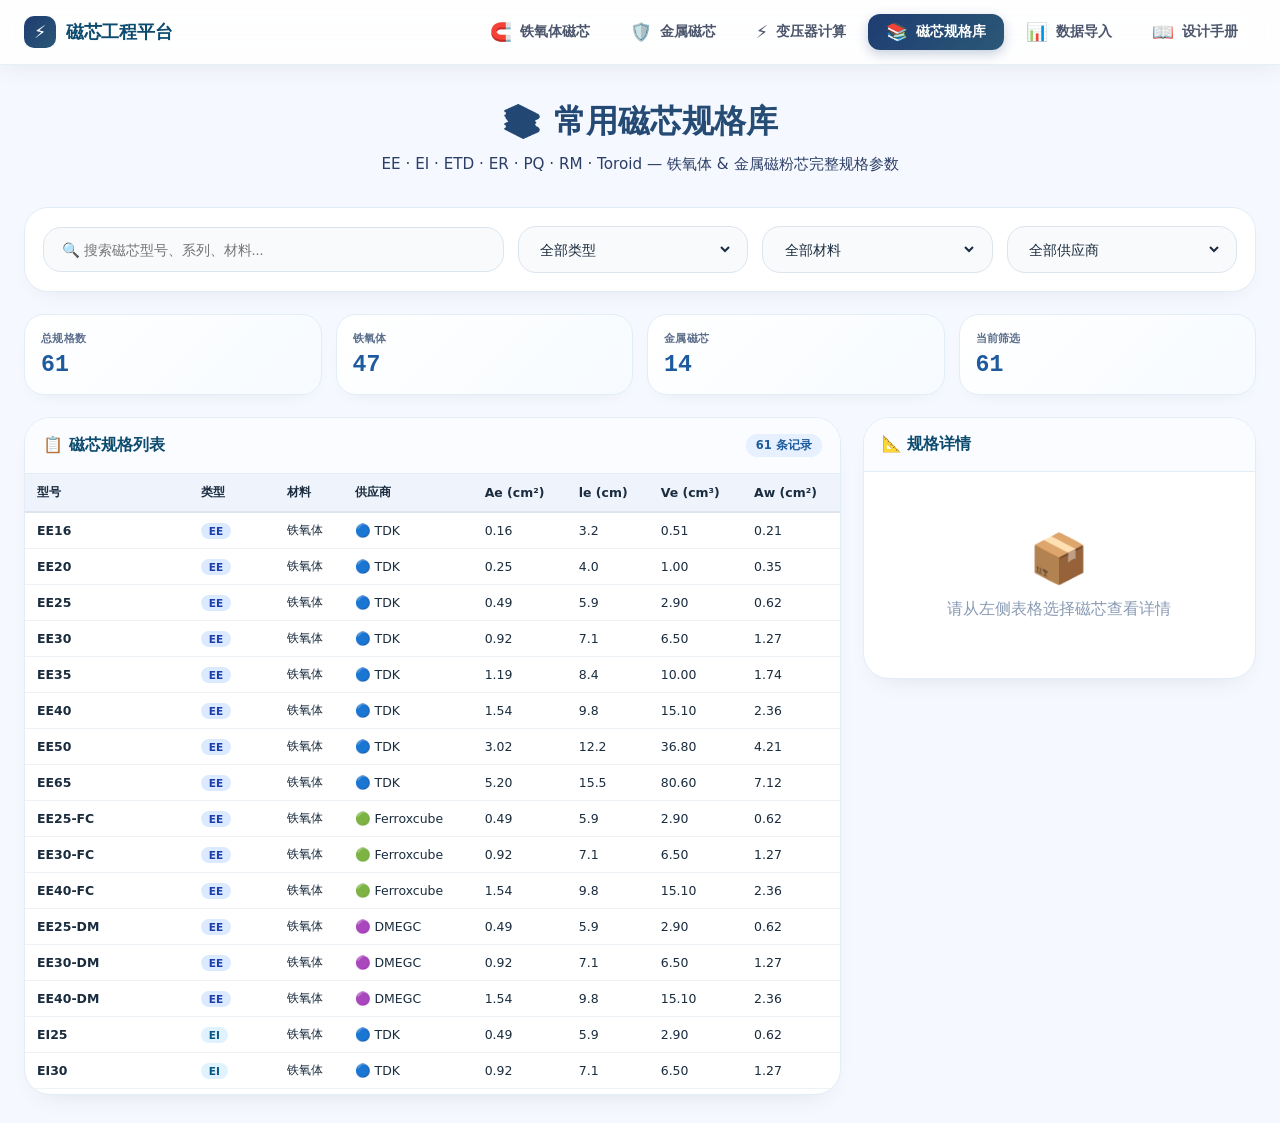
<file: index/CommonMagneticCoreSpecifications.html>
<!DOCTYPE html>
<html lang="zh-CN">
<head>
    <meta charset="UTF-8">
    <meta name="viewport" content="width=device-width, initial-scale=1.0, user-scalable=yes">
    <link rel="stylesheet" href="../image/logo.png">
    <title>常用磁芯规格库 | EE · PQ · ETD · RM · 铁氧体 · 金属磁芯</title>
    <!-- 外部样式表 -->
    <link rel="stylesheet" href="../styles/index.css">
    <link rel="stylesheet" href="../styles/core-specs.css">
</head>
<body class="has-nav">
<!-- 高级导航栏 -->
<nav class="navbar">
    <div class="navbar-inner">
        <a href="#" class="navbar-brand">
            <div class="navbar-brand-icon">⚡</div>
            <span>磁芯工程平台</span>
        </a>
        <ul class="navbar-links">
            <li><a href="index.html" class="nav-link"><span class="nav-icon">🧲</span> 铁氧体磁芯</a></li>
            <li><a href="CalculationMetalMagneticCore.html" class="nav-link"><span class="nav-icon">🛡️</span> 金属磁芯</a></li>
            <li><a href="TransformerCalculation.html" class="nav-link"><span class="nav-icon">⚡</span> 变压器计算</a></li>
            <li><a href="CommonMagneticCoreSpecifications.html" class="nav-link active"><span class="nav-icon">📚</span> 磁芯规格库</a></li>
            <li><a href="DataImport.html" class="nav-link"><span class="nav-icon">📊</span> 数据导入</a></li>
            <li><a href="TransformerHandbook.html" class="nav-link"><span class="nav-icon">📖</span> 设计手册</a></li>
        </ul>
    </div>
</nav>
<div class="container">
    <div class="hero">
        <h1>📚 常用磁芯规格库</h1>
        <p>EE · EI · ETD · ER · PQ · RM · Toroid — 铁氧体 & 金属磁粉芯完整规格参数</p>
    </div>

    <!-- 搜索与筛选工具栏 -->
    <div class="spec-toolbar">
        <div class="spec-toolbar-row">
            <div class="spec-search">
                <div class="spec-input">
                    <input type="text" id="specSearch" placeholder="🔍 搜索磁芯型号、系列、材料...">
                </div>
            </div>
            <div class="spec-filter">
                <div class="spec-input">
                    <select id="specTypeFilter">
                        <option value="all">全部类型</option>
                        <option value="EE">EE 型</option>
                        <option value="EI">EI 型</option>
                        <option value="ETD">ETD 型</option>
                        <option value="ER">ER 型</option>
                        <option value="PQ">PQ 型</option>
                        <option value="RM">RM 型</option>
                        <option value="Toroid">Toroid (环形)</option>
                    </select>
                </div>
            </div>
            <div class="spec-filter">
                <div class="spec-input">
                    <select id="specMaterialFilter">
                        <option value="all">全部材料</option>
                        <option value="ferrite">铁氧体 (MnZn/NiZn)</option>
                        <option value="iron">铁粉芯</option>
                        <option value="sendust">铁硅铝</option>
                        <option value="mpp">MPP</option>
                        <option value="hf">高磁通</option>
                    </select>
                </div>
            </div>
            <div class="spec-filter">
                <div class="spec-input">
                    <select id="specSupplierFilter">
                        <option value="all">全部供应商</option>
                    </select>
                </div>
            </div>
        </div>
    </div>

    <!-- 统计卡片 -->
    <div class="spec-stats">
        <div class="spec-stat-card">
            <div class="spec-stat-label">总规格数</div>
            <div class="spec-stat-value" id="statTotal">0</div>
        </div>
        <div class="spec-stat-card">
            <div class="spec-stat-label">铁氧体</div>
            <div class="spec-stat-value" id="statFerrite">0</div>
        </div>
        <div class="spec-stat-card">
            <div class="spec-stat-label">金属磁芯</div>
            <div class="spec-stat-value" id="statMetal">0</div>
        </div>
        <div class="spec-stat-card">
            <div class="spec-stat-label">当前筛选</div>
            <div class="spec-stat-value" id="statFiltered">0</div>
        </div>
    </div>

    <!-- 主内容区：表格 + 详情 -->
    <div class="spec-layout">
        <!-- 左侧：规格列表 -->
        <div class="spec-table-card">
            <div class="spec-table-header">
                <div class="spec-table-title">📋 磁芯规格列表</div>
                <div class="spec-count-badge" id="tableCountBadge">0 条记录</div>
            </div>
            <div class="spec-table-wrap">
                <table class="spec-table">
                    <thead>
                        <tr>
                            <th>型号</th>
                            <th>类型</th>
                            <th>材料</th>
                            <th>供应商</th>
                            <th>Ae (cm²)</th>
                            <th>le (cm)</th>
                            <th>Ve (cm³)</th>
                            <th>Aw (cm²)</th>
                        </tr>
                    </thead>
                    <tbody id="specTableBody">
                        <!-- 动态填充 -->
                    </tbody>
                </table>
            </div>
        </div>

        <!-- 右侧：详情面板 -->
        <div class="spec-detail-card">
            <div class="spec-detail-header">
                <div class="spec-detail-title">📐 规格详情</div>
            </div>
            <div class="spec-detail-body" id="specDetailBody">
                <div style="text-align: center; padding: 40px 20px; color: #8a9bb5;">
                    <div style="font-size: 3rem; margin-bottom: 12px;">📦</div>
                    <div>请从左侧表格选择磁芯查看详情</div>
                </div>
            </div>
        </div>
    </div>
</div>

<script src="../JavaScript/core-specs.js"></script>
</body>
</html>
</file>
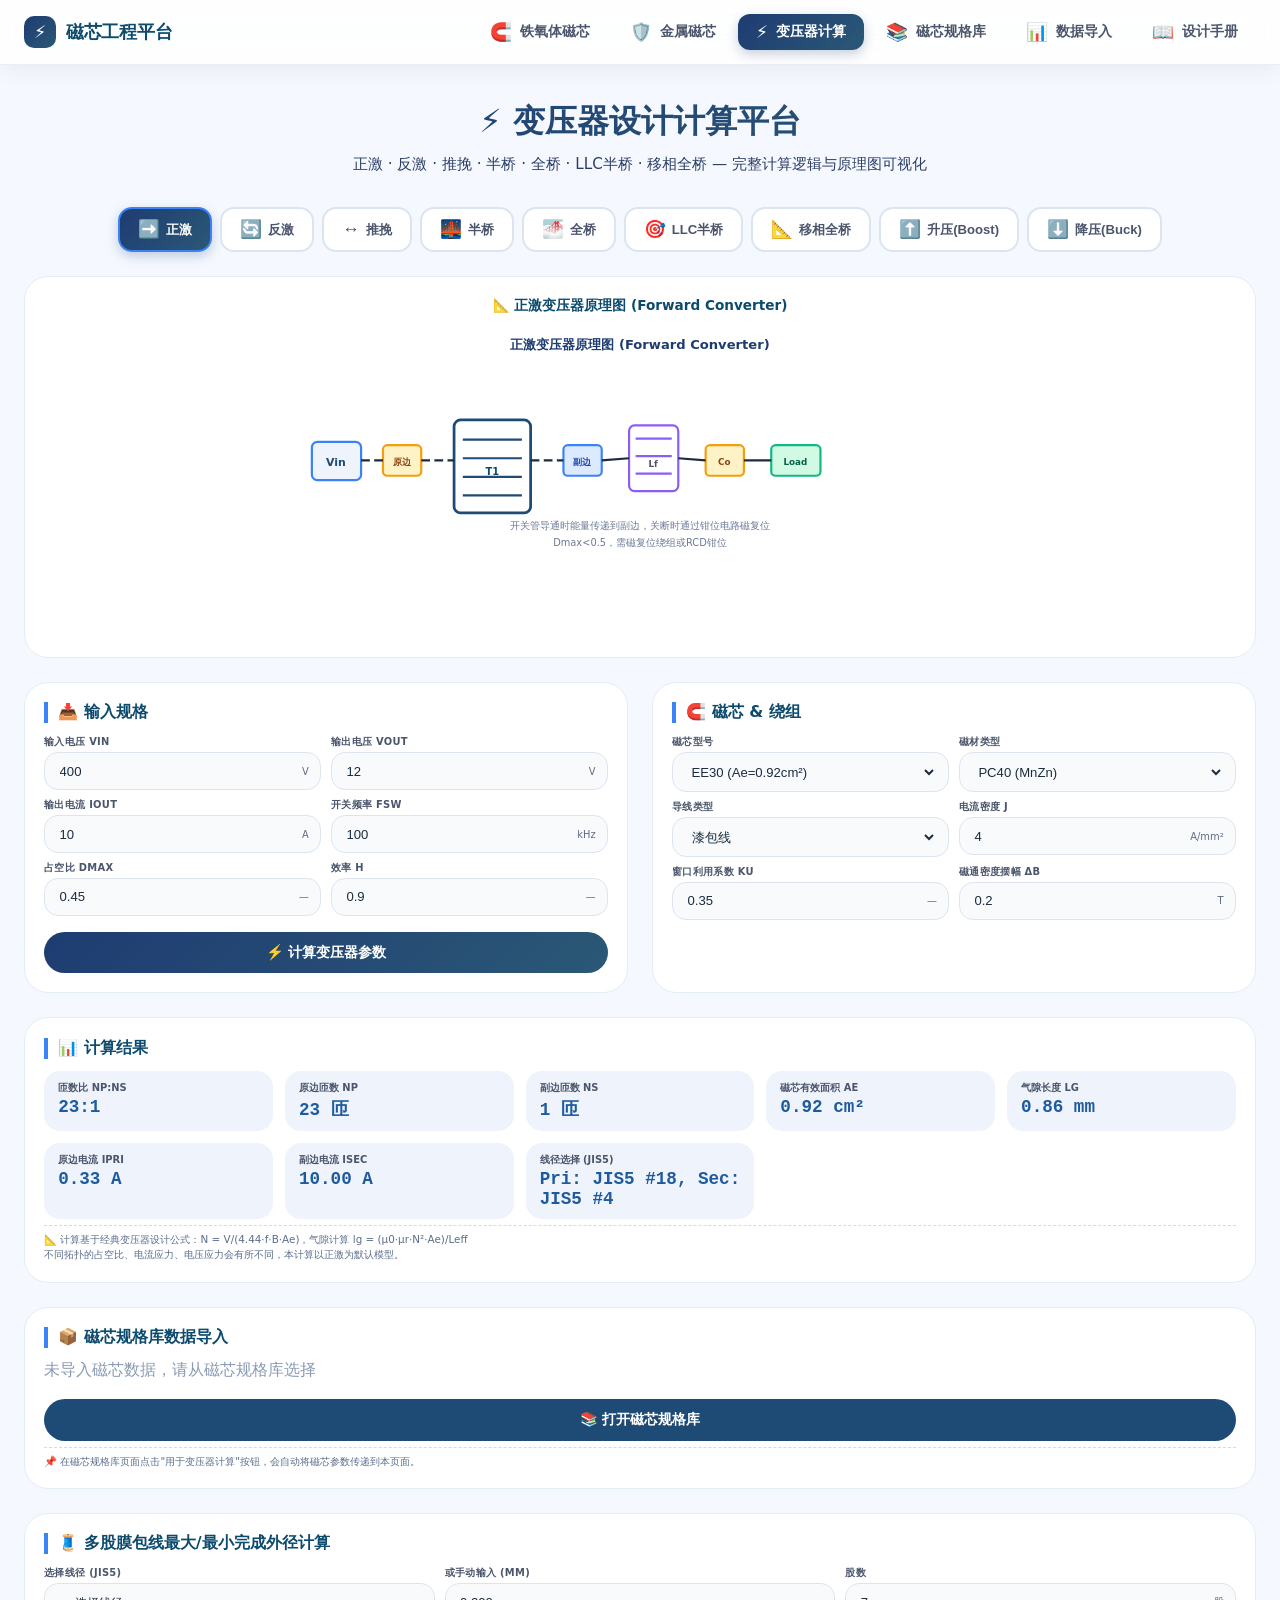
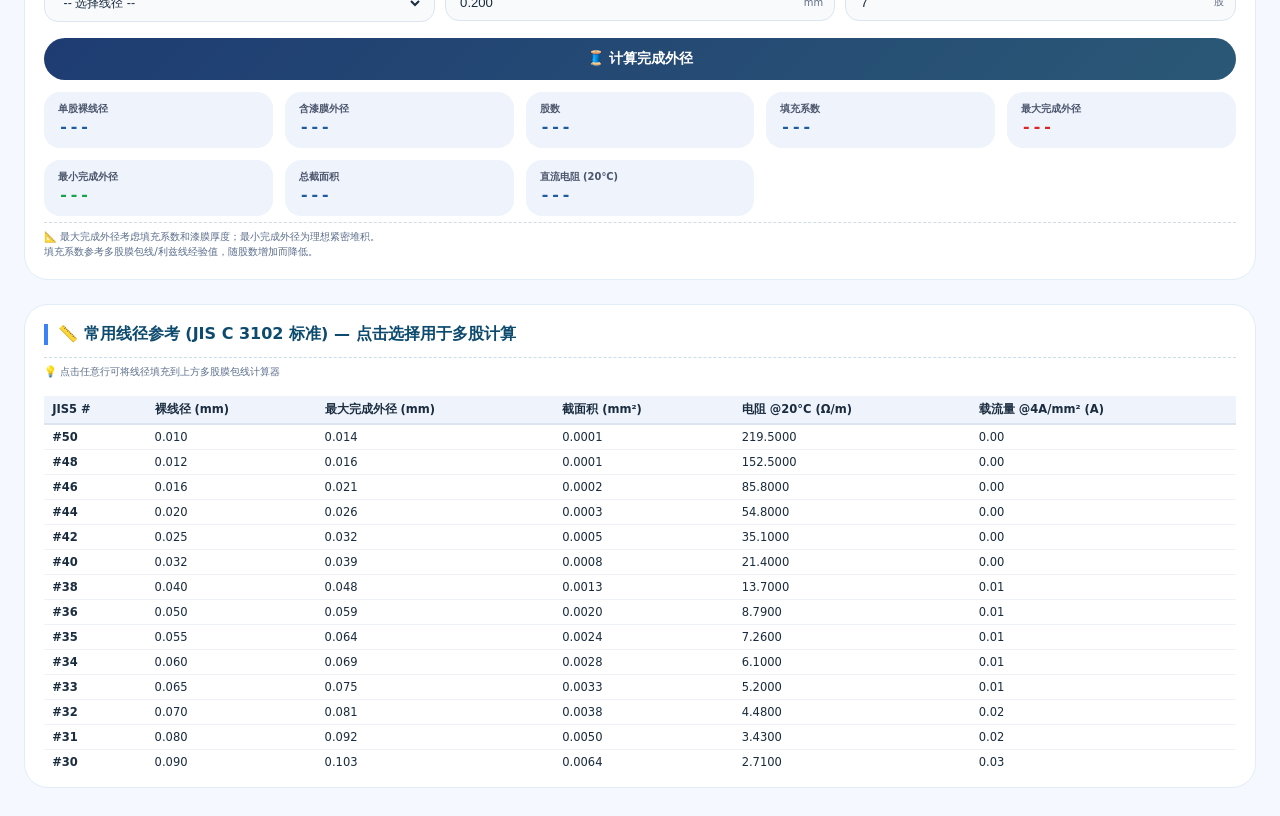
<file: index/TransformerCalculation.html>
<!DOCTYPE html>
<html lang="zh-CN">
<head>
    <meta charset="UTF-8">
    <meta name="viewport" content="width=device-width, initial-scale=1.0, user-scalable=yes">
     <link rel="stylesheet" href="../image/logo.png">
    <title>变压器设计计算平台 | 正激·反激·推挽·半桥·全桥·LLC·移相全桥</title>
    <!-- 外部样式表 -->
    <link rel="stylesheet" href="../styles/index.css">
    <link rel="stylesheet" href="../styles/transformer.css">
</head>
<body class="has-nav">
<!-- 高级导航栏 -->
<nav class="navbar">
    <div class="navbar-inner">
        <a href="#" class="navbar-brand">
            <div class="navbar-brand-icon">⚡</div>
            <span>磁芯工程平台</span>
        </a>
        <ul class="navbar-links">
            <li><a href="index.html" class="nav-link"><span class="nav-icon">🧲</span> 铁氧体磁芯</a></li>
            <li><a href="CalculationMetalMagneticCore.html" class="nav-link"><span class="nav-icon">🛡️</span> 金属磁芯</a></li>
            <li><a href="TransformerCalculation.html" class="nav-link active"><span class="nav-icon">⚡</span> 变压器计算</a></li>
            <li><a href="CommonMagneticCoreSpecifications.html" class="nav-link"><span class="nav-icon">📚</span> 磁芯规格库</a></li>
            <li><a href="DataImport.html" class="nav-link"><span class="nav-icon">📊</span> 数据导入</a></li>
            <li><a href="TransformerHandbook.html" class="nav-link"><span class="nav-icon">📖</span> 设计手册</a></li>
        </ul>
    </div>
</nav>
<div class="container">
    <div class="hero">
        <h1>⚡ 变压器设计计算平台</h1>
        <p>正激 · 反激 · 推挽 · 半桥 · 全桥 · LLC半桥 · 移相全桥 — 完整计算逻辑与原理图可视化</p>
    </div>

    <!-- 拓扑选择器 -->
    <div class="topo-selector">
        <button class="topo-btn active" data-topo="forward"><span class="topo-icon">➡️</span> 正激</button>
        <button class="topo-btn" data-topo="flyback"><span class="topo-icon">🔄</span> 反激</button>
        <button class="topo-btn" data-topo="pushpull"><span class="topo-icon">↔️</span> 推挽</button>
        <button class="topo-btn" data-topo="halfbridge"><span class="topo-icon">🌉</span> 半桥</button>
        <button class="topo-btn" data-topo="fullbridge"><span class="topo-icon">🌁</span> 全桥</button>
        <button class="topo-btn" data-topo="llc"><span class="topo-icon">🎯</span> LLC半桥</button>
        <button class="topo-btn" data-topo="phasefull"><span class="topo-icon">📐</span> 移相全桥</button>
        <button class="topo-btn" data-topo="boost"><span class="topo-icon">⬆️</span> 升压(Boost)</button>
        <button class="topo-btn" data-topo="buck"><span class="topo-icon">⬇️</span> 降压(Buck)</button>
    </div>

    <!-- 原理图区域 -->
    <div class="schematic-area">
        <div class="schematic-title">📐 正激变压器原理图 (Forward Converter)</div>
        <div id="schematicContainer">
            <div style="padding:40px;color:#8a9bb5;text-align:center;">⚡ 等待加载原理图...</div>
        </div>
    </div>

    <!-- 输入参数 -->
    <div class="tf-grid">
        <!-- 左侧：输入规格 -->
        <div class="tf-card">
            <div class="tf-card-title">📥 输入规格</div>
            <div class="tf-row">
                <div class="tf-group">
                    <label>输入电压 Vin</label>
                    <div class="tf-input"><input type="number" id="tfVin" value="400" step="10"><span class="tf-unit">V</span></div>
                </div>
                <div class="tf-group">
                    <label>输出电压 Vout</label>
                    <div class="tf-input"><input type="number" id="tfVout" value="12" step="0.5"><span class="tf-unit">V</span></div>
                </div>
            </div>
            <div class="tf-row">
                <div class="tf-group">
                    <label>输出电流 Iout</label>
                    <div class="tf-input"><input type="number" id="tfIout" value="10" step="0.5"><span class="tf-unit">A</span></div>
                </div>
                <div class="tf-group">
                    <label>开关频率 fsw</label>
                    <div class="tf-input"><input type="number" id="tfFsw" value="100" step="5"><span class="tf-unit">kHz</span></div>
                </div>
            </div>
            <div class="tf-row">
                <div class="tf-group">
                    <label>占空比 Dmax</label>
                    <div class="tf-input"><input type="number" id="tfDmax" value="0.45" step="0.01"><span class="tf-unit">—</span></div>
                </div>
                <div class="tf-group">
                    <label>效率 η</label>
                    <div class="tf-input"><input type="number" id="tfEff" value="0.9" step="0.01"><span class="tf-unit">—</span></div>
                </div>
            </div>
            <button class="tf-btn-calc" id="tfCalcBtn">⚡ 计算变压器参数</button>
        </div>

        <!-- 右侧：磁芯选择 -->
        <div class="tf-card">
            <div class="tf-card-title">🧲 磁芯 & 绕组</div>
            <div class="tf-row">
                <div class="tf-group">
                    <label>磁芯型号</label>
                    <div class="tf-input">
                        <select id="tfCore">
                            <option value="EE25">EE25 (Ae=0.49cm²)</option>
                            <option value="EE30" selected>EE30 (Ae=0.92cm²)</option>
                            <option value="EE35">EE35 (Ae=1.19cm²)</option>
                            <option value="EE40">EE40 (Ae=1.54cm²)</option>
                            <option value="EE50">EE50 (Ae=3.02cm²)</option>
                            <option value="PQ35/35">PQ35/35 (Ae=1.56cm²)</option>
                            <option value="PQ40/40">PQ40/40 (Ae=2.30cm²)</option>
                        </select>
                    </div>
                </div>
                <div class="tf-group">
                    <label>磁材类型</label>
                    <div class="tf-input">
                        <select id="tfMaterial">
                            <option value="pc40">PC40 (MnZn)</option>
                            <option value="pc44">PC44</option>
                            <option value="lp3">LP3 (低损耗)</option>
                        </select>
                    </div>
                </div>
            </div>
            <div class="tf-row">
                <div class="tf-group">
                    <label>导线类型</label>
                    <div class="tf-input">
                        <select id="tfWireType">
                            <option value="enamel">漆包线</option>
                            <option value="litz">利兹线</option>
                            <option value="foil">铜箔</option>
                        </select>
                    </div>
                </div>
                <div class="tf-group">
                    <label>电流密度 J</label>
                    <div class="tf-input"><input type="number" id="tfJ" value="4" step="0.5"><span class="tf-unit">A/mm²</span></div>
                </div>
            </div>
            <div class="tf-row">
                <div class="tf-group">
                    <label>窗口利用系数 Ku</label>
                    <div class="tf-input"><input type="number" id="tfKu" value="0.35" step="0.05"><span class="tf-unit">—</span></div>
                </div>
                <div class="tf-group">
                    <label>磁通密度摆幅 ΔB</label>
                    <div class="tf-input"><input type="number" id="tfDeltaB" value="0.2" step="0.01"><span class="tf-unit">T</span></div>
                </div>
            </div>
        </div>
    </div>

    <!-- 计算结果 -->
    <div class="tf-card" style="margin-bottom: 24px;">
        <div class="tf-card-title">📊 计算结果</div>
        <div class="tf-result-grid">
            <div class="tf-result-item">
                <div class="tf-result-label">匝数比 Np:Ns</div>
                <div class="tf-result-value" id="resTurnsRatio">---</div>
            </div>
            <div class="tf-result-item">
                <div class="tf-result-label">原边匝数 Np</div>
                <div class="tf-result-value" id="resNp">---</div>
            </div>
            <div class="tf-result-item">
                <div class="tf-result-label">副边匝数 Ns</div>
                <div class="tf-result-value" id="resNs">---</div>
            </div>
            <div class="tf-result-item">
                <div class="tf-result-label">磁芯有效面积 Ae</div>
                <div class="tf-result-value" id="resAe">---</div>
            </div>
            <div class="tf-result-item">
                <div class="tf-result-label">气隙长度 lg</div>
                <div class="tf-result-value" id="resLg">---</div>
            </div>
            <div class="tf-result-item">
                <div class="tf-result-label">原边电流 Ipri</div>
                <div class="tf-result-value" id="resIp">---</div>
            </div>
            <div class="tf-result-item">
                <div class="tf-result-label">副边电流 Isec</div>
                <div class="tf-result-value" id="resIs">---</div>
            </div>
            <div class="tf-result-item">
                <div class="tf-result-label">线径选择 (JIS5)</div>
                <div class="tf-result-value" id="resAwg">---</div>
            </div>
        </div>
        <div class="tf-note">
            📐 计算基于经典变压器设计公式：N = V/(4.44·f·B·Ae)，气隙计算 lg = (μ0·μr·N²·Ae)/Leff<br>
            不同拓扑的占空比、电流应力、电压应力会有所不同，本计算以正激为默认模型。
        </div>
    </div>

    <!-- 磁芯数据导入区 -->
    <div class="tf-card" style="margin-bottom: 24px;">
        <div class="tf-card-title">📦 磁芯规格库数据导入</div>
        <div id="coreImportInfo">
            <span style="color:#8a9bb5;">未导入磁芯数据，请从磁芯规格库选择</span>
        </div>
        <div class="tf-actions" style="margin-top: 10px;">
            <button class="spec-btn spec-btn-secondary" onclick="window.location.href='CommonMagneticCoreSpecifications.html'">📚 打开磁芯规格库</button>
        </div>
        <div class="tf-note">
            📌 在磁芯规格库页面点击"用于变压器计算"按钮，会自动将磁芯参数传递到本页面。
        </div>
    </div>

    <!-- 多股膜包线计算 -->
    <div class="tf-card" style="margin-bottom: 24px;">
        <div class="tf-card-title">🧵 多股膜包线最大/最小完成外径计算</div>
        <div class="tf-row">
            <div class="tf-group">
                <label>选择线径 (JIS5)</label>
                <div class="tf-input">
                    <select id="litzWireSel" style="font-size:0.78rem;">
                        <option value="">-- 选择线径 --</option>
                    </select>
                </div>
            </div>
            <div class="tf-group">
                <label>或手动输入 (mm)</label>
                <div class="tf-input">
                    <input type="number" id="litzManualDia" value="0.200" step="0.005" min="0.01">
                    <span class="tf-unit">mm</span>
                </div>
            </div>
            <div class="tf-group">
                <label>股数</label>
                <div class="tf-input">
                    <input type="number" id="litzStrands" value="7" step="1" min="1" max="1000">
                    <span class="tf-unit">股</span>
                </div>
            </div>
        </div>
        <button class="tf-btn-calc" id="litzCalcBtn">🧵 计算完成外径</button>
        <div class="tf-result-grid">
            <div class="tf-result-item">
                <div class="tf-result-label">单股裸线径</div>
                <div class="tf-result-value" id="litzResDia">---</div>
            </div>
            <div class="tf-result-item">
                <div class="tf-result-label">含漆膜外径</div>
                <div class="tf-result-value" id="litzResMaxDia">---</div>
            </div>
            <div class="tf-result-item">
                <div class="tf-result-label">股数</div>
                <div class="tf-result-value" id="litzResStrands">---</div>
            </div>
            <div class="tf-result-item">
                <div class="tf-result-label">填充系数</div>
                <div class="tf-result-value" id="litzResFill">---</div>
            </div>
            <div class="tf-result-item">
                <div class="tf-result-label">最大完成外径</div>
                <div class="tf-result-value" style="color:#dc2626;" id="litzOuterMax">---</div>
            </div>
            <div class="tf-result-item">
                <div class="tf-result-label">最小完成外径</div>
                <div class="tf-result-value" style="color:#16a34a;" id="litzOuterMin">---</div>
            </div>
            <div class="tf-result-item">
                <div class="tf-result-label">总截面积</div>
                <div class="tf-result-value" id="litzResArea">---</div>
            </div>
            <div class="tf-result-item">
                <div class="tf-result-label">直流电阻 (20°C)</div>
                <div class="tf-result-value" id="litzResRes">---</div>
            </div>
        </div>
        <div class="tf-note">
            📐 最大完成外径考虑填充系数和漆膜厚度；最小完成外径为理想紧密堆积。<br>
            填充系数参考多股膜包线/利兹线经验值，随股数增加而降低。
        </div>
    </div>

    <!-- 线径参考表 (JIS5 标准) -->
    <div class="tf-card">
        <div class="tf-card-title">📏 常用线径参考 (JIS C 3102 标准) — 点击选择用于多股计算</div>
        <div class="tf-note" style="margin-bottom:8px;">💡 点击任意行可将线径填充到上方多股膜包线计算器</div>
        <div style="max-height:380px; overflow-y:auto;">
        <table class="tf-wire-table">
            <thead>
                <tr><th>JIS5 #</th><th>裸线径 (mm)</th><th>最大完成外径 (mm)</th><th>截面积 (mm²)</th><th>电阻 @20°C (Ω/m)</th><th>载流量 @4A/mm² (A)</th></tr>
            </thead>
            <tbody id="jis5TableBody">
                <!-- 由JS动态填充 -->
            </tbody>
        </table>
        </div>
    </div>
</div>

<script src="../JavaScript/transformer.js"></script>
</body>
</html>
</file>
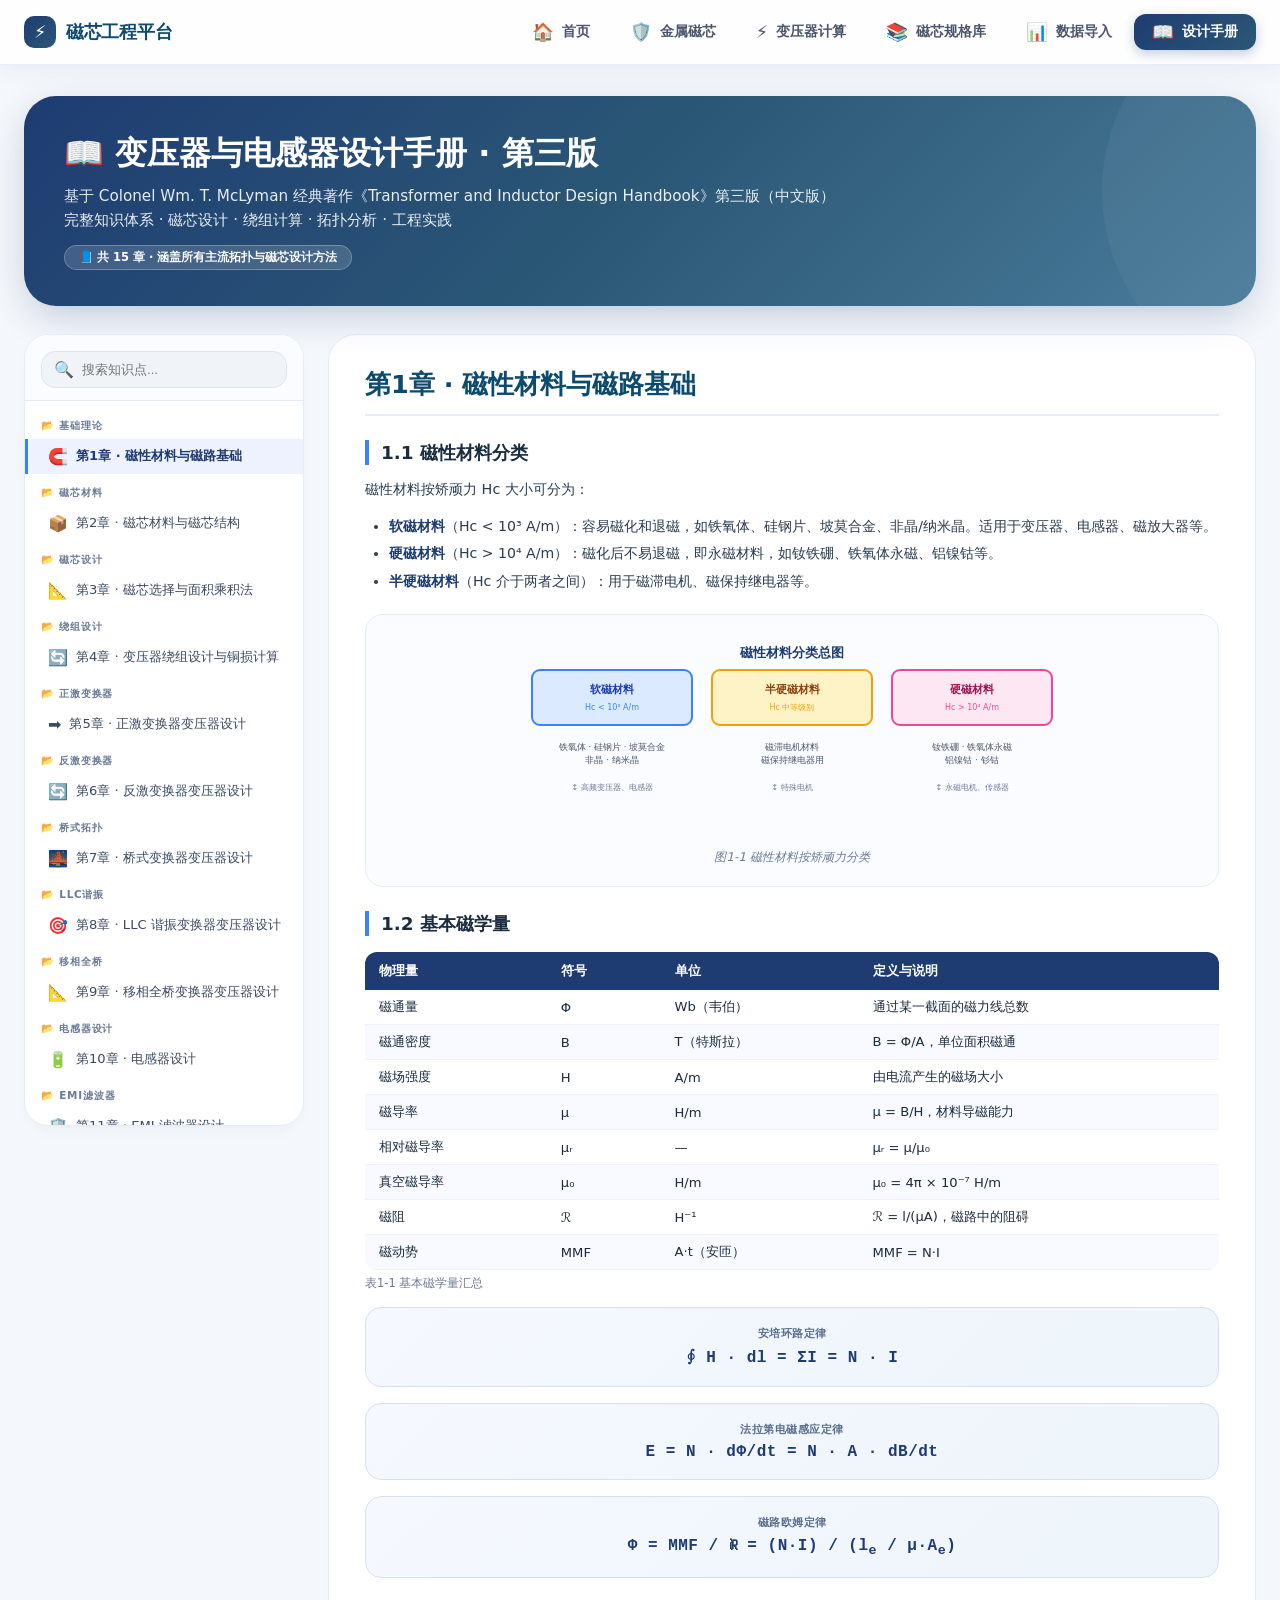
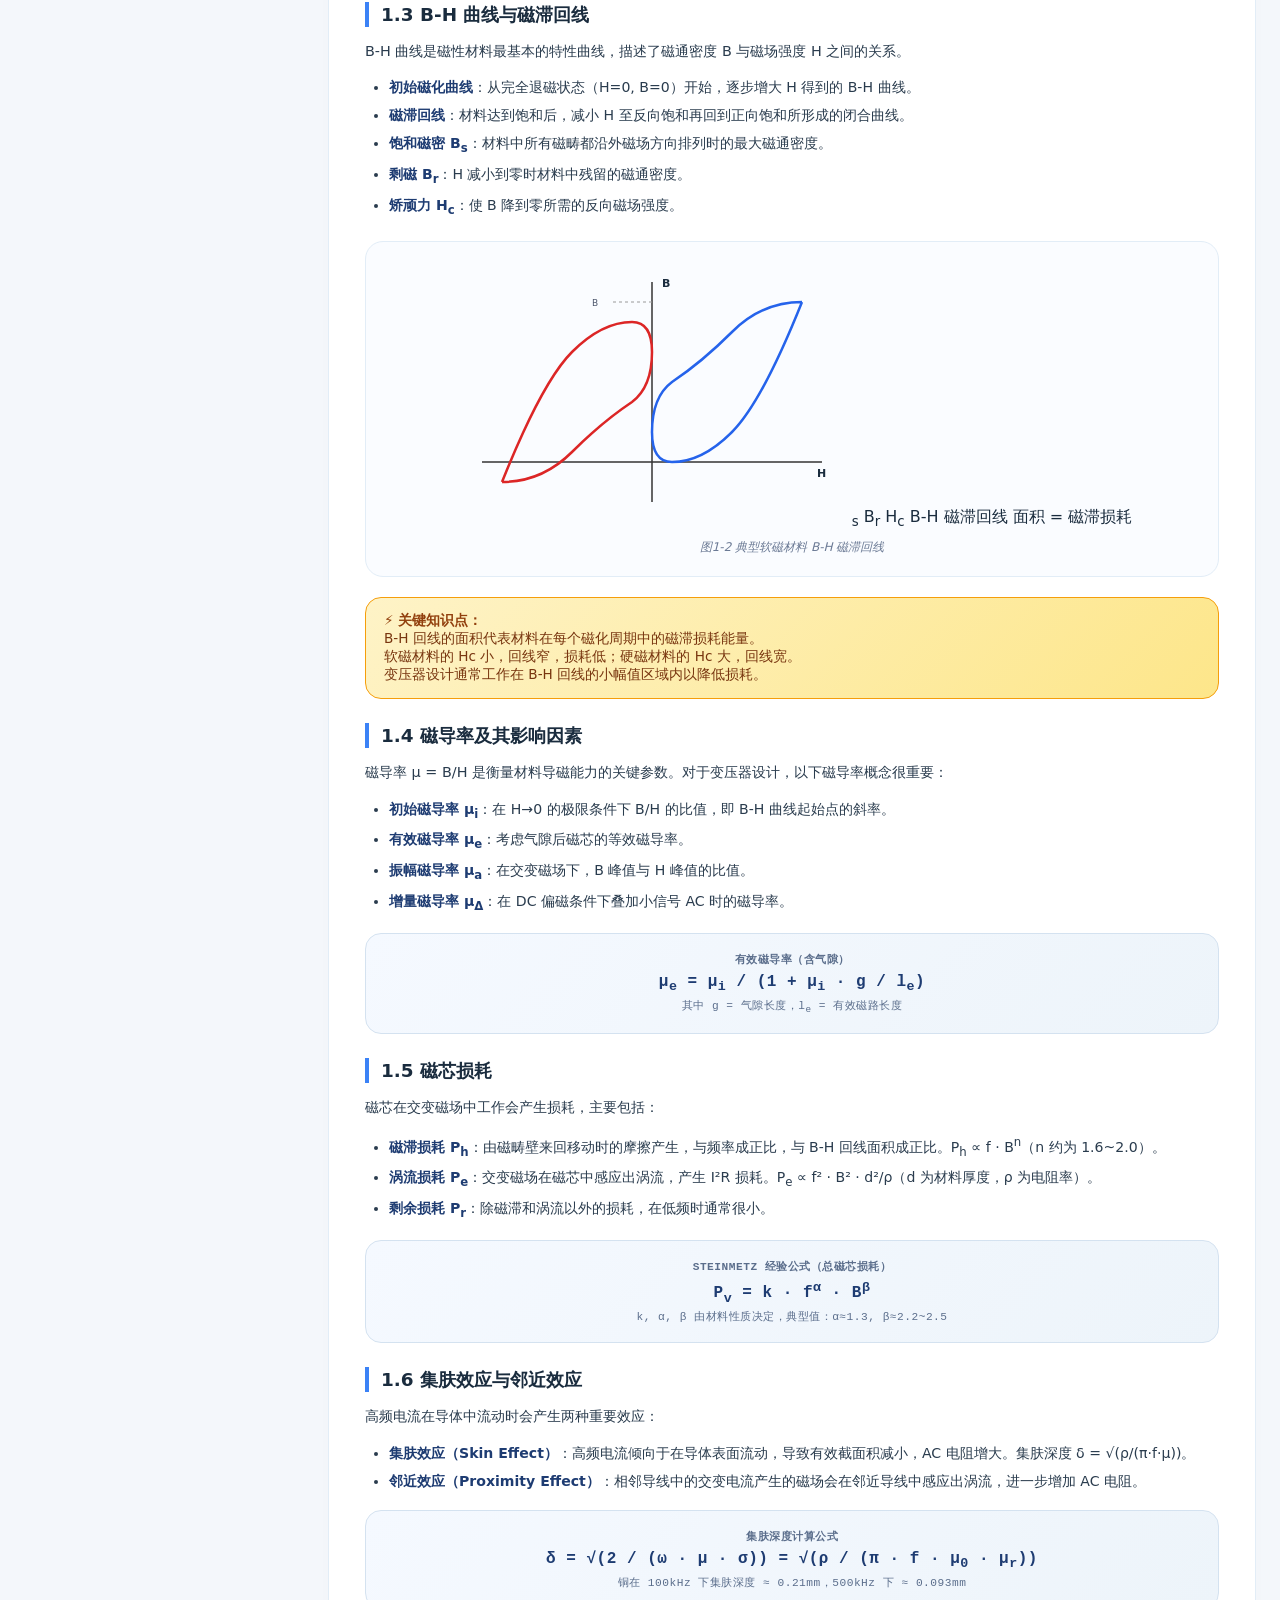
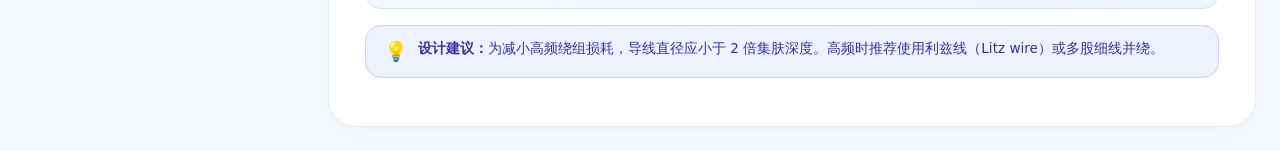
<file: index/TransformerHandbook.html>
<!DOCTYPE html>
<html lang="zh-CN">
<head>
    <meta charset="UTF-8">
    <meta name="viewport" content="width=device-width, initial-scale=1.0, user-scalable=yes">
     <link rel="stylesheet" href="../image/logo.png">
    <title>变压器与电感器设计手册-第三版 | 知识查询库</title>
    <!-- 外部样式表 -->
    <link rel="stylesheet" href="../styles/index.css">
    <link rel="stylesheet" href="../styles/transformer-handbook.css">
</head>
<body class="has-nav hb-body">
<!-- 高级导航栏 -->
<nav class="navbar">
    <div class="navbar-inner">
        <a href="#" class="navbar-brand">
            <div class="navbar-brand-icon">⚡</div>
            <span>磁芯工程平台</span>
        </a>
        <ul class="navbar-links">
            <li><a href="index.html" class="nav-link"><span class="nav-icon">🏠</span> 首页</a></li>
            <li><a href="CalculationMetalMagneticCore.html" class="nav-link"><span class="nav-icon">🛡️</span> 金属磁芯</a></li>
            <li><a href="TransformerCalculation.html" class="nav-link"><span class="nav-icon">⚡</span> 变压器计算</a></li>
            <li><a href="CommonMagneticCoreSpecifications.html" class="nav-link"><span class="nav-icon">📚</span> 磁芯规格库</a></li>
            <li><a href="DataImport.html" class="nav-link"><span class="nav-icon">📊</span> 数据导入</a></li>
            <li><a href="TransformerHandbook.html" class="nav-link active"><span class="nav-icon">📖</span> 设计手册</a></li>
        </ul>
    </div>
</nav>
<div class="hb-container">
    <!-- 页面头部 -->
    <div class="hb-hero">
        <h1>📖 变压器与电感器设计手册 · 第三版</h1>
        <p>基于 Colonel Wm. T. McLyman 经典著作《Transformer and Inductor Design Handbook》第三版（中文版）<br>
        完整知识体系 · 磁芯设计 · 绕组计算 · 拓扑分析 · 工程实践</p>
        <span class="hb-hero-badge">📘 共 15 章 · 涵盖所有主流拓扑与磁芯设计方法</span>
    </div>

    <!-- 主布局 -->
    <div class="hb-layout">
        <!-- 左侧导航 -->
        <nav class="hb-nav-panel" id="hbNavPanel">
            <div class="hb-nav-header">
                <div class="hb-nav-search">
                    <span>🔍</span>
                    <input type="text" id="hbSearch" placeholder="搜索知识点...">
                </div>
            </div>
            <div class="hb-nav-list" id="hbNavList">
                <!-- 由 JS 动态生成 -->
            </div>
        </nav>

        <!-- 右侧内容区 -->
        <main class="hb-content" id="hbContent">
            <!-- 由 JS 动态渲染 -->
            <div class="hb-article" id="hbArticle">
                <div style="text-align:center;padding:60px 20px;color:#8a9bb5;">
                    <div style="font-size:4rem;margin-bottom:16px;">📘</div>
                    <h2 style="border:none;font-size:1.3rem;">变压器与电感器设计手册</h2>
                    <p style="font-size:0.9rem;">从左侧导航选择章节开始阅读<br>或使用搜索功能查找特定知识点</p>
                </div>
            </div>
        </main>
    </div>
</div>

<script src="../JavaScript/transformer-handbook.js"></script>
</body>
</html>
</file>
<file: styles/index.css>
/* ============================================================
   铁氧体磁芯全面计算平台 - 样式表
   对应 index/铁氧体磁芯计算.html & index/金属磁芯计算.html
   ============================================================ */

/* ----- 全局重置 & 基础样式 ----- */
* {
    margin: 0;
    padding: 0;
    box-sizing: border-box;
}

body {
    background: #f5f9ff;
    font-family: 'Inter', system-ui, -apple-system, 'Segoe UI', Roboto, sans-serif;
    padding: 0;
    color: #1a2c3e;
}

body.has-nav {
    padding-top: 72px;
}

.container {
    max-width: 1500px;
    margin: 0 auto;
    padding: 28px 24px;
}

/* ============================================================
   高级导航栏
   ============================================================ */
.navbar {
    position: fixed;
    top: 0;
    left: 0;
    right: 0;
    z-index: 1000;
    background: rgba(255, 255, 255, 0.85);
    backdrop-filter: blur(16px);
    -webkit-backdrop-filter: blur(16px);
    border-bottom: 1px solid rgba(226, 237, 247, 0.8);
    box-shadow: 0 4px 24px rgba(0, 0, 0, 0.06);
    transition: box-shadow 0.3s;
}

.navbar:hover {
    box-shadow: 0 4px 32px rgba(0, 0, 0, 0.1);
}

.navbar-inner {
    max-width: 1500px;
    margin: 0 auto;
    padding: 0 24px;
    display: flex;
    align-items: center;
    justify-content: space-between;
    height: 64px;
}

.navbar-brand {
    display: flex;
    align-items: center;
    gap: 10px;
    font-size: 1.1rem;
    font-weight: 700;
    color: #0c4a6e;
    text-decoration: none;
    letter-spacing: -0.3px;
}

.navbar-brand-icon {
    width: 32px;
    height: 32px;
    background: linear-gradient(135deg, #1e3c72, #2b5876);
    border-radius: 10px;
    display: flex;
    align-items: center;
    justify-content: center;
    font-size: 1.1rem;
    color: white;
}

.navbar-links {
    display: flex;
    align-items: center;
    gap: 4px;
    list-style: none;
}

.navbar-links li {
    margin: 0;
}

.nav-link {
    display: flex;
    align-items: center;
    gap: 8px;
    padding: 8px 18px;
    border-radius: 12px;
    text-decoration: none;
    font-size: 0.85rem;
    font-weight: 600;
    color: #4b556b;
    transition: all 0.25s ease;
    position: relative;
}

.nav-link:hover {
    background: rgba(59, 130, 246, 0.08);
    color: #1e4a76;
}

.nav-link.active {
    background: linear-gradient(135deg, #1e3c72, #2b5876);
    color: white;
    box-shadow: 0 4px 12px rgba(30, 60, 114, 0.25);
}

.nav-link.active::after {
    display: none;
}

.nav-link .nav-icon {
    font-size: 1.1rem;
}

/* 导航栏响应式 */
@media (max-width: 640px) {
    .navbar-inner {
        padding: 0 16px;
        height: 56px;
    }
    .navbar-brand span {
        display: none;
    }
    .nav-link {
        padding: 6px 12px;
        font-size: 0.78rem;
    }
    body.has-nav {
        padding-top: 56px;
    }
}

/* ----- 头部 (Hero) ----- */
.hero {
    text-align: center;
    margin-bottom: 32px;
}
.hero h1 {
    font-size: 2rem;
    font-weight: 700;
    background: linear-gradient(135deg, #1e3c72, #2b5876);
    -webkit-background-clip: text;
    background-clip: text;
    color: transparent;
}
.hero p {
    color: #2c3e66;
    max-width: 900px;
    margin: 10px auto 0;
    font-size: 0.95rem;
}

/* ----- 卡片网格布局 ----- */
.grid-2col {
    display: grid;
    grid-template-columns: repeat(auto-fit, minmax(460px, 1fr));
    gap: 28px;
    margin-bottom: 30px;
}

.grid-3col {
    display: grid;
    grid-template-columns: repeat(auto-fit, minmax(360px, 1fr));
    gap: 28px;
    margin-bottom: 30px;
}

/* ----- 卡片通用样式 ----- */
.card {
    background: white;
    border-radius: 28px;
    box-shadow: 0 12px 28px -8px rgba(0, 0, 0, 0.08);
    padding: 1.6rem;
    border: 1px solid #e2edf7;
    transition: 0.2s;
}

.card-title {
    font-size: 1.4rem;
    font-weight: 700;
    margin-bottom: 1.2rem;
    border-left: 5px solid #3b82f6;
    padding-left: 1rem;
    display: flex;
    align-items: center;
    gap: 8px;
    color: #0c4a6e;
}

.card-title-metal {
    border-left-color: #8b5cf6;
}

/* ----- 表单控件 ----- */
.form-row {
    display: flex;
    flex-wrap: wrap;
    gap: 16px;
    margin-bottom: 1rem;
}

.form-group {
    flex: 1;
    min-width: 120px;
}

label {
    font-size: 0.7rem;
    font-weight: 700;
    text-transform: uppercase;
    letter-spacing: 0.3px;
    color: #4b556b;
    display: block;
    margin-bottom: 5px;
}

.input-icon {
    display: flex;
    align-items: center;
    background: #f9fafc;
    border: 1px solid #dce5ef;
    border-radius: 20px;
    padding: 0.2rem 0.9rem;
    transition: 0.2s;
}

.input-icon:focus-within {
    border-color: #3b82f6;
    box-shadow: 0 0 0 3px rgba(59, 130, 246, 0.2);
}

input,
select {
    width: 100%;
    padding: 0.65rem 0.2rem;
    background: transparent;
    border: none;
    font-size: 0.9rem;
    font-weight: 500;
    outline: none;
    color: #1a2c3e;
}

select {
    cursor: pointer;
}

input[readonly] {
    cursor: default;
    opacity: 0.8;
}

input[type="number"]::-webkit-inner-spin-button,
input[type="number"]::-webkit-outer-spin-button {
    -webkit-appearance: none;
    margin: 0;
}
input[type="number"] {
    -moz-appearance: textfield;
}

.unit {
    font-size: 0.7rem;
    color: #5f6c84;
    margin-left: 6px;
    white-space: nowrap;
}

/* ----- 按钮样式 ----- */
button {
    background: #1e4a76;
    color: white;
    border: none;
    border-radius: 34px;
    padding: 0.7rem 1.2rem;
    font-weight: 600;
    cursor: pointer;
    transition: 0.2s;
    margin-top: 0.5rem;
    width: 100%;
    font-size: 0.9rem;
}

button:hover {
    background: #0f3a5c;
    transform: translateY(-1px);
}

button:active {
    transform: translateY(0);
}

.btn-secondary {
    background: #336b87;
}

.btn-secondary:hover {
    background: #24576e;
}

.btn-accent {
    background: #8b5cf6;
}

.btn-accent:hover {
    background: #7c3aed;
}

.btn-copper {
    background: #b45309;
}

.btn-copper:hover {
    background: #92400e;
}

.btn-metal {
    background: linear-gradient(135deg, #4f46e5, #7c3aed);
}

.btn-metal:hover {
    background: linear-gradient(135deg, #4338ca, #6d28d9);
}

/* ----- 结果面板 ----- */
.result-panel {
    background: #eef3fc;
    border-radius: 24px;
    padding: 1rem 1.2rem;
    margin-top: 1.4rem;
}

.result-panel-metal {
    background: linear-gradient(135deg, #eef2ff, #f5f3ff);
}

.result-value {
    font-size: 1.5rem;
    font-weight: 800;
    color: #1e5b9e;
    font-family: 'Courier New', Courier, monospace;
}

.result-value-sm {
    font-size: 1.2rem;
    font-weight: 800;
    color: #1e5b9e;
    font-family: 'Courier New', Courier, monospace;
}

.result-highlight {
    font-size: 1.4rem;
    font-weight: 800;
    text-align: center;
}

.result-warm {
    color: #b45309;
}

.result-green {
    color: #1e6f5c;
}

.result-metal {
    color: #6d28d9;
}

/* ----- 内联辅助样式 ----- */
.inline-code {
    background: #eef2ff;
    padding: 0.2rem 0.6rem;
    border-radius: 12px;
    font-family: monospace;
    font-size: 0.8rem;
}

.note {
    font-size: 0.7rem;
    color: #5b6e8c;
    margin-top: 0.6rem;
    border-top: 1px dashed #cbdde9;
    padding-top: 0.6rem;
    line-height: 1.5;
}

hr {
    margin: 1rem 0;
    border: none;
    border-top: 1px solid #e2edf7;
}

.flex-badge {
    display: flex;
    gap: 20px;
    flex-wrap: wrap;
    margin: 0.5rem 0;
}

.badge {
    background: #e6f0ff;
    border-radius: 30px;
    padding: 0.2rem 0.8rem;
    font-size: 0.7rem;
    font-weight: 500;
    display: inline-block;
}

.badge-metal {
    background: #eef2ff;
    color: #5b21b6;
}

/* ----- 分割线间距调整 ----- */
.spacing-top {
    margin-top: 0.8rem;
}

/* ----- 图表区域 ----- */
.grid-charts {
    display: grid;
    grid-template-columns: repeat(auto-fit, minmax(420px, 1fr));
    gap: 24px;
    margin: 24px 0 28px;
}

.chart-box {
    background: white;
    border-radius: 28px;
    padding: 1rem;
    box-shadow: 0 8px 20px rgba(0, 0, 0, 0.03);
    border: 1px solid #e6edf4;
}

.chart-box h3 {
    margin: 0 0 6px;
    font-weight: 600;
}

.chart-box p {
    font-size: 0.7rem;
    color: #4b5563;
    margin-bottom: 8px;
}

.card-full {
    margin-top: 10px;
}

/* ----- 定义区 ----- */
.def-grid {
    display: flex;
    flex-wrap: wrap;
    gap: 24px;
}

.def-item {
    flex: 1;
    min-width: 180px;
}

.def-item strong {
    display: block;
    margin-bottom: 4px;
}

/* ----- 材料选择标签 ----- */
.material-tag {
    display: inline-block;
    padding: 0.15rem 0.6rem;
    border-radius: 6px;
    font-size: 0.65rem;
    font-weight: 600;
    margin-left: 4px;
}

.material-tag-iron {
    background: #fef3c7;
    color: #92400e;
}

.material-tag-sendust {
    background: #dbeafe;
    color: #1e40af;
}

.material-tag-mpp {
    background: #f3e8ff;
    color: #6b21a8;
}

.material-tag-hf {
    background: #fce7f3;
    color: #9d174d;
}

/* ----- 响应式 ----- */
@media (max-width: 780px) {
    .container {
        padding: 16px;
    }
    .grid-2col {
        grid-template-columns: 1fr;
    }
    .grid-3col {
        grid-template-columns: 1fr;
    }
    .grid-charts {
        grid-template-columns: 1fr;
    }
    .hero h1 {
        font-size: 1.5rem;
    }
}
</file>
<file: styles/core-specs.css>
/* ============================================================
   常用磁芯规格库 - 专用样式表
   对应 index/常用磁芯规格.html
   ============================================================ */

.spec-toolbar {
    background: white;
    border: 1px solid #e2edf7;
    border-radius: 24px;
    padding: 18px;
    margin-bottom: 22px;
    box-shadow: 0 10px 24px -12px rgba(0, 0, 0, 0.08);
}

.spec-toolbar-row {
    display: flex;
    flex-wrap: wrap;
    gap: 14px;
    align-items: center;
}

.spec-search {
    flex: 2;
    min-width: 240px;
}

.spec-filter {
    flex: 1;
    min-width: 150px;
}

.spec-input {
    display: flex;
    align-items: center;
    background: #f9fafc;
    border: 1px solid #dce5ef;
    border-radius: 18px;
    padding: 0.2rem 0.9rem;
    transition: 0.2s;
}

.spec-input:focus-within {
    border-color: #3b82f6;
    box-shadow: 0 0 0 3px rgba(59, 130, 246, 0.16);
}

.spec-input input,
.spec-input select {
    width: 100%;
    border: none;
    outline: none;
    background: transparent;
    padding: 0.65rem 0.2rem;
    font-size: 0.9rem;
    color: #1a2c3e;
}

.spec-stats {
    display: grid;
    grid-template-columns: repeat(auto-fit, minmax(160px, 1fr));
    gap: 14px;
    margin-bottom: 22px;
}

.spec-stat-card {
    background: linear-gradient(135deg, #ffffff, #f7fbff);
    border: 1px solid #e2edf7;
    border-radius: 20px;
    padding: 16px;
    box-shadow: 0 8px 20px -14px rgba(0, 0, 0, 0.12);
}

.spec-stat-label {
    font-size: 0.7rem;
    color: #5b6e8c;
    font-weight: 700;
    letter-spacing: 0.3px;
}

.spec-stat-value {
    margin-top: 6px;
    font-size: 1.45rem;
    font-weight: 850;
    color: #1e5b9e;
    font-family: "Courier New", monospace;
}

.spec-layout {
    display: grid;
    grid-template-columns: minmax(0, 1.35fr) minmax(360px, 0.65fr);
    gap: 22px;
    align-items: start;
}

.spec-table-card,
.spec-detail-card {
    background: white;
    border: 1px solid #e2edf7;
    border-radius: 26px;
    overflow: hidden;
    box-shadow: 0 12px 28px -16px rgba(0, 0, 0, 0.12);
}

.spec-table-header,
.spec-detail-header {
    display: flex;
    justify-content: space-between;
    align-items: center;
    gap: 12px;
    padding: 16px 18px;
    background: #fafcff;
    border-bottom: 1px solid #e2edf7;
}

.spec-table-title,
.spec-detail-title {
    font-size: 1rem;
    font-weight: 800;
    color: #0c4a6e;
}

.spec-count-badge {
    background: #e6f0ff;
    color: #1e5b9e;
    border-radius: 999px;
    padding: 4px 10px;
    font-size: 0.72rem;
    font-weight: 700;
}

.spec-table-wrap {
    overflow-x: auto;
    max-height: 620px;
}

.spec-table {
    width: 100%;
    border-collapse: collapse;
    font-size: 0.78rem;
}

.spec-table th {
    position: sticky;
    top: 0;
    z-index: 1;
    background: #eef3fc;
    color: #1a2c3e;
    padding: 10px 12px;
    text-align: left;
    white-space: nowrap;
    border-bottom: 2px solid #dce5ef;
}

.spec-table td {
    padding: 9px 12px;
    border-bottom: 1px solid #edf2f7;
    white-space: nowrap;
}

.spec-table tr {
    cursor: pointer;
    transition: 0.15s;
}

.spec-table tr:hover td {
    background: #f3f8ff;
}

.spec-table tr.active td {
    background: #eef2ff;
    color: #1e3c72;
    font-weight: 700;
}

.spec-type {
    display: inline-block;
    border-radius: 999px;
    padding: 2px 8px;
    font-size: 0.66rem;
    font-weight: 800;
}

.spec-type-ee { background: #dbeafe; color: #1e40af; }
.spec-type-ei { background: #e0f2fe; color: #075985; }
.spec-type-etd { background: #f3e8ff; color: #6b21a8; }
.spec-type-er { background: #dcfce7; color: #166534; }
.spec-type-pq { background: #fef3c7; color: #92400e; }
.spec-type-rm { background: #fee2e2; color: #991b1b; }
.spec-type-toroid { background: #fce7f3; color: #9d174d; }

.spec-detail-body {
    padding: 18px;
}

.spec-core-visual {
    background: linear-gradient(135deg, #f8fbff, #eef3fc);
    border-radius: 20px;
    padding: 18px;
    margin-bottom: 16px;
    text-align: center;
    border: 1px solid #e2edf7;
}

.spec-core-visual svg {
    max-width: 100%;
    height: auto;
}

.spec-detail-grid {
    display: grid;
    grid-template-columns: 1fr 1fr;
    gap: 10px;
}

.spec-detail-item {
    background: #f8fafc;
    border: 1px solid #edf2f7;
    border-radius: 14px;
    padding: 10px;
}

.spec-detail-label {
    font-size: 0.63rem;
    color: #64748b;
    font-weight: 800;
    text-transform: uppercase;
}

.spec-detail-value {
    margin-top: 4px;
    font-size: 1rem;
    font-weight: 850;
    color: #1e5b9e;
    font-family: "Courier New", monospace;
}

.spec-note {
    margin-top: 14px;
    font-size: 0.72rem;
    color: #5b6e8c;
    line-height: 1.6;
    border-top: 1px dashed #cbdde9;
    padding-top: 12px;
}

.spec-actions {
    display: flex;
    gap: 10px;
    margin-top: 14px;
}

.spec-btn {
    flex: 1;
    border: none;
    border-radius: 999px;
    padding: 0.65rem 1rem;
    font-weight: 750;
    cursor: pointer;
    transition: 0.2s;
    margin: 0;
}

.spec-btn-primary {
    background: #1e4a76;
    color: white;
}

.spec-btn-primary:hover {
    background: #123b60;
}

.spec-btn-secondary {
    background: #eef3fc;
    color: #1e4a76;
}

.spec-btn-secondary:hover {
    background: #ddeafe;
}

@media (max-width: 980px) {
    .spec-layout {
        grid-template-columns: 1fr;
    }

    .spec-table-wrap {
        max-height: none;
    }
}

@media (max-width: 640px) {
    .spec-detail-grid {
        grid-template-columns: 1fr;
    }

    .spec-toolbar-row {
        flex-direction: column;
        align-items: stretch;
    }
}
</file>
<file: styles/transformer.css>
/* ============================================================
   变压器设计计算平台 - 专用样式表
   对应 index/变压器计算.html
   ============================================================ */

/* ----- 拓扑选择器 ----- */
.topo-selector {
    display: flex;
    flex-wrap: wrap;
    gap: 8px;
    margin-bottom: 24px;
    justify-content: center;
}

.topo-btn {
    padding: 10px 18px;
    border-radius: 14px;
    border: 2px solid #dce5ef;
    background: white;
    font-size: 0.82rem;
    font-weight: 600;
    color: #4b556b;
    cursor: pointer;
    transition: all 0.25s ease;
    display: flex;
    align-items: center;
    gap: 6px;
    width: auto;
    margin: 0;
}

.topo-btn:hover {
    border-color: #3b82f6;
    color: #1e4a76;
    background: #f8faff;
    transform: translateY(-1px);
}

.topo-btn.active {
    border-color: #3b82f6;
    background: linear-gradient(135deg, #1e3c72, #2b5876);
    color: white;
    box-shadow: 0 4px 12px rgba(30, 60, 114, 0.25);
}

.topo-btn .topo-icon {
    font-size: 1.1rem;
}

/* ----- 原理图区域 ----- */
.schematic-area {
    background: white;
    border-radius: 24px;
    border: 1px solid #e2edf7;
    padding: 20px;
    margin-bottom: 24px;
    text-align: center;
    overflow: hidden;
}

.schematic-area svg {
    max-width: 100%;
    height: auto;
}

.schematic-title {
    font-size: 0.85rem;
    font-weight: 700;
    color: #0c4a6e;
    margin-bottom: 12px;
    text-align: center;
}

/* ----- 参数布局 ----- */
.tf-grid {
    display: grid;
    grid-template-columns: 1fr 1fr;
    gap: 24px;
    margin-bottom: 24px;
}

.tf-card {
    background: white;
    border-radius: 24px;
    border: 1px solid #e2edf7;
    padding: 1.2rem;
}

.tf-card-title {
    font-size: 1rem;
    font-weight: 700;
    color: #0c4a6e;
    margin-bottom: 12px;
    border-left: 4px solid #3b82f6;
    padding-left: 10px;
    display: flex;
    align-items: center;
    gap: 6px;
}

.tf-row {
    display: flex;
    flex-wrap: wrap;
    gap: 10px;
    margin-bottom: 8px;
}

.tf-group {
    flex: 1;
    min-width: 110px;
}

.tf-group label {
    font-size: 0.62rem;
    font-weight: 700;
    text-transform: uppercase;
    letter-spacing: 0.3px;
    color: #4b556b;
    display: block;
    margin-bottom: 3px;
}

.tf-input {
    display: flex;
    align-items: center;
    background: #f9fafc;
    border: 1px solid #dce5ef;
    border-radius: 14px;
    padding: 0.15rem 0.7rem;
    transition: 0.2s;
}

.tf-input:focus-within {
    border-color: #3b82f6;
    box-shadow: 0 0 0 3px rgba(59,130,246,0.15);
}

.tf-input input, .tf-input select {
    width: 100%;
    padding: 0.5rem 0.2rem;
    background: transparent;
    border: none;
    font-size: 0.82rem;
    font-weight: 500;
    outline: none;
    color: #1a2c3e;
}

.tf-unit {
    font-size: 0.62rem;
    color: #5f6c84;
    margin-left: 4px;
    white-space: nowrap;
}

/* ----- 结果面板 ----- */
.tf-result-grid {
    display: grid;
    grid-template-columns: repeat(auto-fit, minmax(200px, 1fr));
    gap: 12px;
    margin-top: 12px;
}

.tf-result-item {
    background: #eef3fc;
    border-radius: 16px;
    padding: 10px 14px;
}

.tf-result-label {
    font-size: 0.62rem;
    font-weight: 700;
    color: #4b556b;
    text-transform: uppercase;
}

.tf-result-value {
    font-size: 1.1rem;
    font-weight: 800;
    color: #1e5b9e;
    font-family: monospace;
    margin-top: 2px;
}

.tf-btn-calc {
    background: linear-gradient(135deg, #1e3c72, #2b5876);
    color: white;
    border: none;
    border-radius: 34px;
    padding: 0.7rem 1.2rem;
    font-weight: 600;
    cursor: pointer;
    transition: 0.2s;
    width: 100%;
    font-size: 0.9rem;
    margin-top: 8px;
}

.tf-btn-calc:hover {
    transform: translateY(-1px);
    box-shadow: 0 4px 16px rgba(30,60,114,0.3);
}

.tf-note {
    font-size: 0.65rem;
    color: #5b6e8c;
    margin-top: 6px;
    border-top: 1px dashed #cbdde9;
    padding-top: 6px;
    line-height: 1.5;
}

/* ----- 线径选择表 ----- */
.tf-wire-table {
    width: 100%;
    font-size: 0.72rem;
    border-collapse: collapse;
    margin-top: 8px;
}

.tf-wire-table th {
    background: #eef3fc;
    padding: 6px 8px;
    text-align: left;
    font-weight: 700;
    color: #1a2c3e;
    border-bottom: 2px solid #dce5ef;
}

.tf-wire-table td {
    padding: 5px 8px;
    border-bottom: 1px solid #eef2f6;
}

.tf-wire-table tr:hover td {
    background: #f8faff;
}

/* ----- 响应式 ----- */
@media (max-width: 780px) {
    .tf-grid {
        grid-template-columns: 1fr;
    }
    .topo-btn {
        padding: 6px 12px;
        font-size: 0.72rem;
    }
}
</file>
<file: styles/transformer-handbook.css>
/* ============================================================
   变压器与电感器设计手册 - 知识查询库 专用样式
   对应 index/TransformerHandbook.html
   ============================================================ */

/* 主布局 */
.hb-body {
    background: #f4f7fb;
    min-height: 100vh;
}

.hb-container {
    max-width: 1500px;
    margin: 0 auto;
    padding: 24px;
}

/* 页面头部 */
.hb-hero {
    background: linear-gradient(135deg, #1e3c72 0%, #2b5876 50%, #4a7c9b 100%);
    border-radius: 32px;
    padding: 36px 40px;
    color: white;
    margin-bottom: 28px;
    box-shadow: 0 12px 40px -8px rgba(30, 60, 114, 0.3);
    position: relative;
    overflow: hidden;
}

.hb-hero::before {
    content: '';
    position: absolute;
    top: -50%;
    right: -20%;
    width: 400px;
    height: 400px;
    border-radius: 50%;
    background: rgba(255, 255, 255, 0.04);
}

.hb-hero h1 {
    font-size: 2rem;
    font-weight: 700;
    margin-bottom: 8px;
    position: relative;
    z-index: 1;
}

.hb-hero p {
    font-size: 0.95rem;
    opacity: 0.9;
    max-width: 800px;
    position: relative;
    z-index: 1;
    line-height: 1.6;
}

.hb-hero-badge {
    display: inline-block;
    background: rgba(255, 255, 255, 0.15);
    border: 1px solid rgba(255, 255, 255, 0.25);
    border-radius: 20px;
    padding: 4px 14px;
    font-size: 0.72rem;
    font-weight: 600;
    margin-top: 12px;
    backdrop-filter: blur(4px);
}

/* 布局：左侧导航 + 右侧内容 */
.hb-layout {
    display: grid;
    grid-template-columns: 280px minmax(0, 1fr);
    gap: 24px;
    align-items: start;
}

/* 左侧导航面板 */
.hb-nav-panel {
    background: white;
    border-radius: 24px;
    border: 1px solid #e2edf7;
    overflow: hidden;
    box-shadow: 0 8px 20px -8px rgba(0,0,0,0.06);
    position: sticky;
    top: 84px;
    max-height: calc(100vh - 108px);
    display: flex;
    flex-direction: column;
}

.hb-nav-header {
    padding: 16px 16px 12px;
    border-bottom: 1px solid #e2edf7;
    background: #fafcff;
}

.hb-nav-search {
    display: flex;
    align-items: center;
    background: #f0f4f8;
    border: 1px solid #dce5ef;
    border-radius: 14px;
    padding: 0 12px;
    transition: 0.2s;
}

.hb-nav-search:focus-within {
    border-color: #3b82f6;
    box-shadow: 0 0 0 3px rgba(59, 130, 246, 0.15);
}

.hb-nav-search input {
    width: 100%;
    padding: 10px 8px;
    background: transparent;
    border: none;
    outline: none;
    font-size: 0.82rem;
    color: #1a2c3e;
}

.hb-nav-list {
    flex: 1;
    overflow-y: auto;
    padding: 8px 0;
}

.hb-nav-section {
    margin-bottom: 2px;
}

.hb-nav-section-title {
    padding: 10px 16px 6px;
    font-size: 0.65rem;
    font-weight: 800;
    text-transform: uppercase;
    letter-spacing: 0.8px;
    color: #6b7a95;
    display: flex;
    align-items: center;
    gap: 6px;
}

.hb-nav-item {
    display: flex;
    align-items: center;
    gap: 8px;
    padding: 8px 16px 8px 20px;
    font-size: 0.82rem;
    font-weight: 500;
    color: #3a4b60;
    cursor: pointer;
    transition: all 0.18s ease;
    border-left: 3px solid transparent;
    text-decoration: none;
}

.hb-nav-item:hover {
    background: #f0f6ff;
    color: #1e4a76;
}

.hb-nav-item.active {
    background: #eef2ff;
    color: #1e3c72;
    font-weight: 700;
    border-left-color: #3b82f6;
}

.hb-nav-item .nav-icon {
    font-size: 1rem;
}

/* 右侧内容区 */
.hb-content {
    min-height: 500px;
}

.hb-article {
    background: white;
    border-radius: 28px;
    border: 1px solid #e2edf7;
    padding: 32px 36px;
    box-shadow: 0 8px 20px -8px rgba(0,0,0,0.04);
    animation: hbFadeIn 0.35s ease;
}

@keyframes hbFadeIn {
    from { opacity: 0; transform: translateY(12px); }
    to { opacity: 1; transform: translateY(0); }
}

.hb-article h2 {
    font-size: 1.6rem;
    font-weight: 700;
    color: #0c4a6e;
    margin-bottom: 16px;
    border-bottom: 2px solid #e2edf7;
    padding-bottom: 12px;
}

.hb-article h3 {
    font-size: 1.15rem;
    font-weight: 700;
    color: #1a2c3e;
    margin: 24px 0 12px;
    padding-left: 12px;
    border-left: 4px solid #3b82f6;
}

.hb-article h4 {
    font-size: 0.95rem;
    font-weight: 700;
    color: #2a3c5e;
    margin: 18px 0 8px;
}

.hb-article p {
    font-size: 0.9rem;
    line-height: 1.8;
    color: #2a3c4e;
    margin-bottom: 12px;
}

.hb-article ul, .hb-article ol {
    margin: 8px 0 16px;
    padding-left: 24px;
}

.hb-article li {
    font-size: 0.88rem;
    line-height: 1.7;
    color: #2a3c4e;
    margin-bottom: 4px;
}

.hb-article li strong {
    color: #1e3c72;
}

/* 公式框 */
.hb-formula {
    background: linear-gradient(135deg, #f5f9ff, #edf4fa);
    border: 1px solid #d4e2f0;
    border-radius: 16px;
    padding: 18px 22px;
    margin: 16px 0;
    font-family: 'Courier New', monospace;
    font-size: 1rem;
    text-align: center;
    color: #1e3c72;
    font-weight: 700;
    letter-spacing: 0.5px;
}

.hb-formula .formula-label {
    display: block;
    font-size: 0.7rem;
    font-weight: 700;
    text-transform: uppercase;
    color: #5b6e8c;
    margin-bottom: 6px;
    letter-spacing: 0.5px;
}

/* 图文框 */
.hb-figure {
    background: #fafcff;
    border: 1px solid #e2edf7;
    border-radius: 18px;
    padding: 20px;
    margin: 20px 0;
    text-align: center;
}

.hb-figure svg {
    max-width: 100%;
    height: auto;
}

.hb-figure figcaption {
    font-size: 0.75rem;
    color: #6b7a95;
    margin-top: 10px;
    font-style: italic;
}

/* 参数表 */
.hb-table-wrap {
    overflow-x: auto;
    margin: 16px 0;
}

.hb-table {
    width: 100%;
    border-collapse: collapse;
    font-size: 0.82rem;
    border-radius: 12px;
    overflow: hidden;
}

.hb-table th {
    background: #1e3c72;
    color: white;
    padding: 10px 14px;
    text-align: left;
    font-weight: 700;
    white-space: nowrap;
}

.hb-table td {
    padding: 8px 14px;
    border-bottom: 1px solid #eef2f6;
    color: #1a2c3e;
}

.hb-table tr:nth-child(even) td {
    background: #f8faff;
}

.hb-table tr:hover td {
    background: #eef6ff;
}

/* 关键点框 */
.hb-keypoint {
    background: linear-gradient(135deg, #fef3c7, #fde68a);
    border: 1px solid #f59e0b;
    border-radius: 16px;
    padding: 14px 18px;
    margin: 16px 0;
    font-size: 0.85rem;
    color: #78350f;
}

.hb-keypoint strong {
    color: #92400e;
}

/* 提示/警告框 */
.hb-tip {
    background: #eef2ff;
    border: 1px solid #c7d2fe;
    border-radius: 16px;
    padding: 14px 18px;
    margin: 16px 0;
    font-size: 0.85rem;
    color: #3730a3;
    display: flex;
    align-items: flex-start;
    gap: 10px;
}

.hb-tip .tip-icon {
    font-size: 1.2rem;
    flex-shrink: 0;
}

/* 设计步骤 */
.hb-steps {
    counter-reset: step-counter;
    margin: 16px 0;
}

.hb-step {
    display: flex;
    gap: 14px;
    padding: 14px 18px;
    margin-bottom: 10px;
    background: #fafcff;
    border: 1px solid #e2edf7;
    border-radius: 14px;
    transition: 0.2s;
}

.hb-step:hover {
    background: #f0f6ff;
}

.hb-step-num {
    flex-shrink: 0;
    width: 32px;
    height: 32px;
    border-radius: 50%;
    background: #1e3c72;
    color: white;
    display: flex;
    align-items: center;
    justify-content: center;
    font-size: 0.85rem;
    font-weight: 700;
}

.hb-step-content {
    flex: 1;
}

.hb-step-content strong {
    display: block;
    font-size: 0.9rem;
    color: #1a2c3e;
    margin-bottom: 4px;
}

.hb-step-content span {
    font-size: 0.82rem;
    color: #3a4b60;
    line-height: 1.6;
}

/* 响应式 */
@media (max-width: 980px) {
    .hb-layout {
        grid-template-columns: 1fr;
    }
    .hb-nav-panel {
        position: relative;
        top: 0;
        max-height: none;
    }
    .hb-nav-list {
        max-height: 300px;
    }
    .hb-article {
        padding: 24px 20px;
    }
    .hb-hero h1 {
        font-size: 1.5rem;
    }
}

@media (max-width: 640px) {
    .hb-container {
        padding: 12px;
    }
    .hb-hero {
        padding: 24px 20px;
    }
    .hb-hero h1 {
        font-size: 1.2rem;
    }
}
</file>
